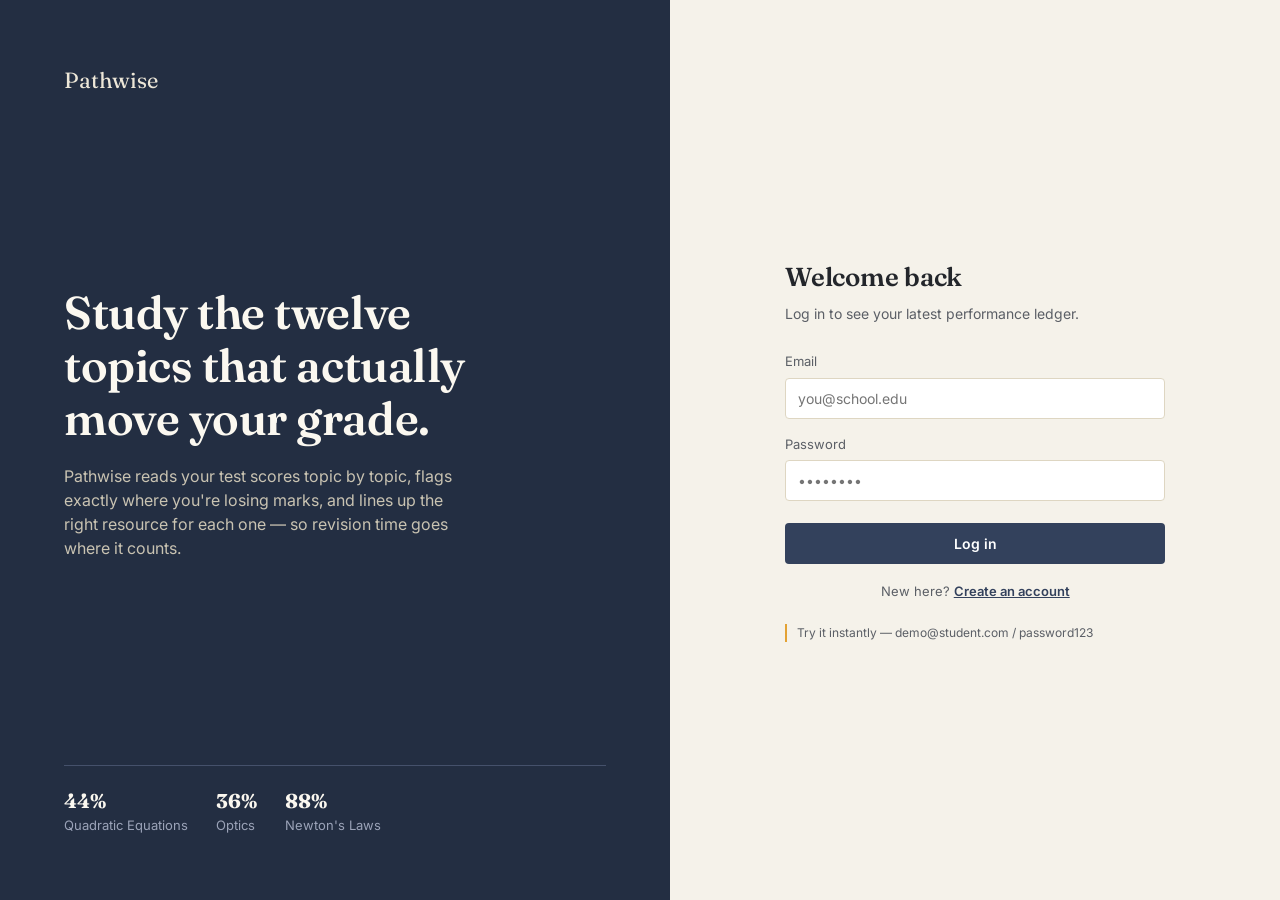
<file: frontend/index.html>
<!DOCTYPE html>
<html lang="en">
<head>
<meta charset="UTF-8">
<meta name="viewport" content="width=device-width, initial-scale=1.0">
<title>Pathwise — Personalized Learning</title>
<link rel="stylesheet" href="css/style.css">
</head>
<body>

<div class="auth-shell">
  <div class="auth-hero">
    <div class="brand">Pathwise</div>
    <div class="pitch">
      <h1>Study the twelve topics that actually move your grade.</h1>
      <p>Pathwise reads your test scores topic by topic, flags exactly where you're losing marks, and lines up the right resource for each one — so revision time goes where it counts.</p>
    </div>
    <div class="ledger-preview">
      <div><strong>44%</strong>Quadratic Equations</div>
      <div><strong>36%</strong>Optics</div>
      <div><strong>88%</strong>Newton's Laws</div>
    </div>
  </div>

  <div class="auth-panel">
    <div class="auth-card">

      <div id="login-view">
        <h2>Welcome back</h2>
        <div class="sub">Log in to see your latest performance ledger.</div>
        <div class="auth-error" id="login-error"></div>
        <form id="login-form">
          <div class="field">
            <label for="login-email">Email</label>
            <input type="email" id="login-email" required placeholder="you@school.edu">
          </div>
          <div class="field">
            <label for="login-password">Password</label>
            <input type="password" id="login-password" required placeholder="••••••••">
          </div>
          <button type="submit" class="btn-primary">Log in</button>
        </form>
        <div class="auth-switch">
          New here? <button type="button" id="show-register">Create an account</button>
        </div>
        <div class="demo-hint">Try it instantly — demo@student.com / password123</div>
      </div>

      <div id="register-view" style="display:none;">
        <h2>Create your account</h2>
        <div class="sub">Takes under a minute.</div>
        <div class="auth-error" id="register-error"></div>
        <form id="register-form">
          <div class="field">
            <label for="reg-name">Full name</label>
            <input type="text" id="reg-name" required placeholder="Your name">
          </div>
          <div class="field">
            <label for="reg-email">Email</label>
            <input type="email" id="reg-email" required placeholder="you@school.edu">
          </div>
          <div class="field">
            <label for="reg-grade">Class / Grade</label>
            <input type="text" id="reg-grade" required placeholder="e.g. 10th">
          </div>
          <div class="field">
            <label for="reg-password">Password</label>
            <input type="password" id="reg-password" required placeholder="••••••••">
          </div>
          <button type="submit" class="btn-primary">Create account</button>
        </form>
        <div class="auth-switch">
          Already have an account? <button type="button" id="show-login">Log in</button>
        </div>
      </div>

    </div>
  </div>
</div>

<script src="js/api.js"></script>
<script>
  const loginView = document.getElementById("login-view");
  const registerView = document.getElementById("register-view");

  document.getElementById("show-register").onclick = () => {
    loginView.style.display = "none";
    registerView.style.display = "block";
  };
  document.getElementById("show-login").onclick = () => {
    registerView.style.display = "none";
    loginView.style.display = "block";
  };

  document.getElementById("login-form").addEventListener("submit", async (e) => {
    e.preventDefault();
    const errorBox = document.getElementById("login-error");
    errorBox.style.display = "none";
    const email = document.getElementById("login-email").value.trim();
    const password = document.getElementById("login-password").value;

    try {
      const data = await loginRequest(email, password);
      setCurrentStudent(data.student);
      window.location.href = "dashboard.html";
    } catch (err) {
      errorBox.textContent = err.message || "Could not log in. Check your details.";
      errorBox.style.display = "block";
    }
  });

  document.getElementById("register-form").addEventListener("submit", async (e) => {
    e.preventDefault();
    const errorBox = document.getElementById("register-error");
    errorBox.style.display = "none";

    const payload = {
      full_name: document.getElementById("reg-name").value.trim(),
      email: document.getElementById("reg-email").value.trim(),
      class_grade: document.getElementById("reg-grade").value.trim(),
      password: document.getElementById("reg-password").value,
    };

    try {
      await registerRequest(payload);
      registerView.style.display = "none";
      loginView.style.display = "block";
      document.getElementById("login-email").value = payload.email;
    } catch (err) {
      errorBox.textContent = err.message || "Could not create account. Is the backend running?";
      errorBox.style.display = "block";
    }
  });
</script>
</body>
</html>
</file>
<file: frontend/css/style.css>
/* ==========================================================
   Personalized Learning Resource — Design tokens & layout
   Concept: a student's performance ledger + reading list,
   not a generic SaaS dashboard of rounded cards.
   ========================================================== */

@import url('https://fonts.googleapis.com/css2?family=Fraunces:opsz,wght@9..144,400;9..144,500;9..144,600&family=Inter:wght@400;500;600;700&display=swap');

:root {
  --paper:      #F5F2EA;
  --paper-raised: #FFFFFF;
  --ink:        #23262B;
  --ink-soft:   #5B5F66;
  --line:       #DED6C2;
  --indigo:     #33415C;
  --indigo-deep:#232E42;
  --amber:      #E3A234;
  --sage:       #5C8A5A;
  --rust:       #C1583F;
  --rust-deep:  #9A3F2B;

  --font-display: 'Fraunces', Georgia, serif;
  --font-body: 'Inter', -apple-system, BlinkMacSystemFont, sans-serif;

  --radius-sm: 4px;
  --sidebar-w: 240px;
}

* { box-sizing: border-box; }

html, body {
  margin: 0;
  padding: 0;
  background: var(--paper);
  color: var(--ink);
  font-family: var(--font-body);
  font-size: 15px;
  line-height: 1.5;
}

a { color: inherit; }

h1, h2, h3 {
  font-family: var(--font-display);
  font-weight: 600;
  margin: 0;
  letter-spacing: -0.01em;
}

button {
  font-family: var(--font-body);
  cursor: pointer;
}

::selection { background: var(--amber); color: var(--ink); }

a:focus-visible, button:focus-visible, input:focus-visible {
  outline: 2px solid var(--indigo);
  outline-offset: 2px;
}

@media (prefers-reduced-motion: reduce) {
  * { animation: none !important; transition: none !important; }
}

.auth-shell {
  min-height: 100vh;
  display: grid;
  grid-template-columns: 1.1fr 1fr;
}

@media (max-width: 860px) {
  .auth-shell { grid-template-columns: 1fr; }
  .auth-hero { display: none; }
}

.auth-hero {
  background: var(--indigo-deep);
  color: #EDE7D8;
  padding: 64px;
  display: flex;
  flex-direction: column;
  justify-content: space-between;
}

.auth-hero .brand {
  font-family: var(--font-display);
  font-size: 22px;
}

.auth-hero .pitch h1 {
  font-size: clamp(32px, 4vw, 46px);
  line-height: 1.15;
  color: #FBF8F0;
  max-width: 15ch;
}

.auth-hero .pitch p {
  margin-top: 18px;
  max-width: 40ch;
  color: #C9C3B2;
  font-size: 16px;
}

.auth-hero .ledger-preview {
  border-top: 1px solid #45516B;
  padding-top: 20px;
  font-size: 13px;
  color: #9BA3B8;
  display: flex;
  gap: 28px;
}

.auth-hero .ledger-preview strong {
  display: block;
  color: #FBF8F0;
  font-size: 20px;
  font-family: var(--font-display);
}

.auth-panel {
  display: flex;
  align-items: center;
  justify-content: center;
  padding: 40px;
}

.auth-card {
  width: 100%;
  max-width: 380px;
}

.auth-card h2 {
  font-size: 26px;
  margin-bottom: 6px;
}

.auth-card .sub {
  color: var(--ink-soft);
  font-size: 14px;
  margin-bottom: 28px;
}

.field {
  margin-bottom: 16px;
}

.field label {
  display: block;
  font-size: 13px;
  color: var(--ink-soft);
  margin-bottom: 6px;
}

.field input, .field select {
  width: 100%;
  padding: 11px 12px;
  border: 1px solid var(--line);
  border-radius: var(--radius-sm);
  background: var(--paper-raised);
  font-family: var(--font-body);
  font-size: 14px;
  color: var(--ink);
}

.field input:focus, .field select:focus {
  border-color: var(--indigo);
}

.btn-primary {
  width: 100%;
  padding: 12px;
  background: var(--indigo);
  color: #fff;
  border: none;
  border-radius: var(--radius-sm);
  font-size: 14px;
  font-weight: 600;
  margin-top: 6px;
}

.btn-primary:hover { background: var(--indigo-deep); }

.auth-switch {
  margin-top: 18px;
  font-size: 13px;
  color: var(--ink-soft);
  text-align: center;
}

.auth-switch button {
  background: none;
  border: none;
  color: var(--indigo);
  font-weight: 600;
  font-size: 13px;
  padding: 0;
  text-decoration: underline;
}

.auth-error {
  background: #FBEAE5;
  border: 1px solid var(--rust);
  color: var(--rust-deep);
  padding: 10px 12px;
  border-radius: var(--radius-sm);
  font-size: 13px;
  margin-bottom: 16px;
  display: none;
}

.demo-hint {
  margin-top: 22px;
  font-size: 12px;
  color: var(--ink-soft);
  border-left: 2px solid var(--amber);
  padding-left: 10px;
}

.app-shell {
  display: grid;
  grid-template-columns: var(--sidebar-w) 1fr;
  min-height: 100vh;
}

@media (max-width: 760px) {
  .app-shell { grid-template-columns: 1fr; }
  .sidebar { position: static; width: 100%; }
}

.sidebar {
  background: var(--indigo-deep);
  color: #D9DEE8;
  padding: 28px 20px;
  position: sticky;
  top: 0;
  height: 100vh;
  display: flex;
  flex-direction: column;
}

@media (max-width: 760px) { .sidebar { height: auto; } }

.sidebar .brand {
  font-family: var(--font-display);
  font-size: 19px;
  color: #FBF8F0;
  margin-bottom: 36px;
  display: block;
  text-decoration: none;
}

.sidebar nav {
  display: flex;
  flex-direction: column;
  gap: 4px;
}

.sidebar nav a {
  text-decoration: none;
  color: #B7BFD0;
  font-size: 14px;
  padding: 10px 12px;
  border-radius: var(--radius-sm);
  border-left: 2px solid transparent;
}

.sidebar nav a:hover {
  background: rgba(255,255,255,0.05);
  color: #FBF8F0;
}

.sidebar nav a.active {
  color: #FBF8F0;
  background: rgba(227,162,52,0.12);
  border-left: 2px solid var(--amber);
}

.sidebar .sidebar-footer {
  margin-top: auto;
  font-size: 12px;
  color: #7C87A0;
  border-top: 1px solid #3B475F;
  padding-top: 16px;
}

.sidebar .sidebar-footer button {
  background: none;
  border: none;
  color: #B7BFD0;
  font-size: 13px;
  padding: 0;
  text-decoration: underline;
}

.main {
  padding: 40px 48px 80px;
  max-width: 980px;
}

@media (max-width: 600px) { .main { padding: 28px 20px 60px; } }

.page-header {
  margin-bottom: 32px;
}

.page-header .greeting {
  font-size: 28px;
}

.page-header .meta {
  color: var(--ink-soft);
  font-size: 14px;
  margin-top: 6px;
}

.stat-strip {
  display: flex;
  gap: 32px;
  margin-top: 24px;
  padding-top: 20px;
  border-top: 1px solid var(--line);
}

.stat-strip .stat strong {
  display: block;
  font-family: var(--font-display);
  font-size: 26px;
}

.stat-strip .stat span {
  font-size: 12px;
  color: var(--ink-soft);
}

section.block { margin-bottom: 44px; }

section.block h2.section-title {
  font-size: 13px;
  text-transform: uppercase;
  letter-spacing: 0.06em;
  color: var(--ink-soft);
  font-family: var(--font-body);
  font-weight: 600;
  margin-bottom: 4px;
}

section.block .section-sub {
  font-size: 13px;
  color: var(--ink-soft);
  margin-bottom: 18px;
}

.subject-group { margin-bottom: 22px; }

.subject-group h3 {
  font-size: 16px;
  margin-bottom: 10px;
  color: var(--ink);
}

.ledger-row {
  display: grid;
  grid-template-columns: 1fr 3fr auto auto;
  align-items: center;
  gap: 14px;
  padding: 10px 0;
  border-bottom: 1px solid var(--line);
  position: relative;
}

.ledger-row:first-of-type { border-top: 1px solid var(--line); }

.ledger-row .flag {
  position: absolute;
  left: -14px;
  top: 12px;
  bottom: 12px;
  width: 3px;
  border-radius: 2px;
}

.flag-critical { background: var(--rust-deep); }
.flag-weak { background: var(--rust); }
.flag-moderate { background: var(--amber); }
.flag-good { background: #8CA6D6; }
.flag-strong { background: var(--sage); }

.ledger-row .topic-name { font-size: 14px; }

.meter {
  height: 8px;
  background: #E9E3D3;
  border-radius: 4px;
  overflow: hidden;
}

.meter-fill { height: 100%; border-radius: 4px; }

.meter-fill.crit { background: var(--rust-deep); }
.meter-fill.weak { background: var(--rust); }
.meter-fill.mod { background: var(--amber); }
.meter-fill.good { background: #8CA6D6; }
.meter-fill.strong { background: var(--sage); }

.ledger-row .pct {
  font-family: var(--font-display);
  font-size: 15px;
  width: 46px;
  text-align: right;
}

.tag {
  font-size: 11px;
  padding: 3px 9px;
  border-radius: 20px;
  font-weight: 600;
  text-transform: capitalize;
  white-space: nowrap;
}

.tag-critical { background: #F6DFD8; color: var(--rust-deep); }
.tag-weak { background: #FBEAE5; color: var(--rust); }
.tag-moderate { background: #FBF0D8; color: #92680F; }
.tag-good { background: #E2E9F7; color: #345; }
.tag-strong { background: #E4EFE2; color: var(--sage); }

.rec-topic {
  border-top: 1px solid var(--line);
  padding: 20px 0;
}

.rec-topic-head {
  display: flex;
  align-items: center;
  justify-content: space-between;
  margin-bottom: 14px;
  gap: 12px;
}

.rec-topic-head h3 { font-size: 17px; }

.rec-topic-head .rec-topic-meta {
  font-size: 13px;
  color: var(--ink-soft);
}

.resource-row {
  display: flex;
  align-items: center;
  gap: 14px;
  padding: 12px 14px;
  background: var(--paper-raised);
  border: 1px solid var(--line);
  border-radius: var(--radius-sm);
  margin-bottom: 8px;
}

.resource-row .rtype {
  width: 34px;
  height: 34px;
  border-radius: 50%;
  background: #EFEAD9;
  display: flex;
  align-items: center;
  justify-content: center;
  font-size: 15px;
  flex-shrink: 0;
}

.resource-row .rinfo { flex: 1; min-width: 0; }

.resource-row .rinfo .rtitle {
  font-size: 14px;
  font-weight: 500;
  margin-bottom: 2px;
}

.resource-row .rinfo .rmeta {
  font-size: 12px;
  color: var(--ink-soft);
  text-transform: capitalize;
}

.resource-row .btn-go {
  text-decoration: none;
  font-size: 13px;
  font-weight: 600;
  color: var(--indigo);
  border: 1px solid var(--indigo);
  padding: 7px 14px;
  border-radius: var(--radius-sm);
  flex-shrink: 0;
}

.resource-row .btn-go:hover { background: var(--indigo); color: #fff; }

.empty-state {
  padding: 40px 20px;
  text-align: center;
  color: var(--ink-soft);
  border: 1px dashed var(--line);
  border-radius: var(--radius-sm);
}

.empty-state strong { display: block; color: var(--ink); margin-bottom: 4px; font-family: var(--font-display); font-size: 18px; }

.loading-note {
  font-size: 13px;
  color: var(--ink-soft);
  padding: 12px 0;
}
</file>
